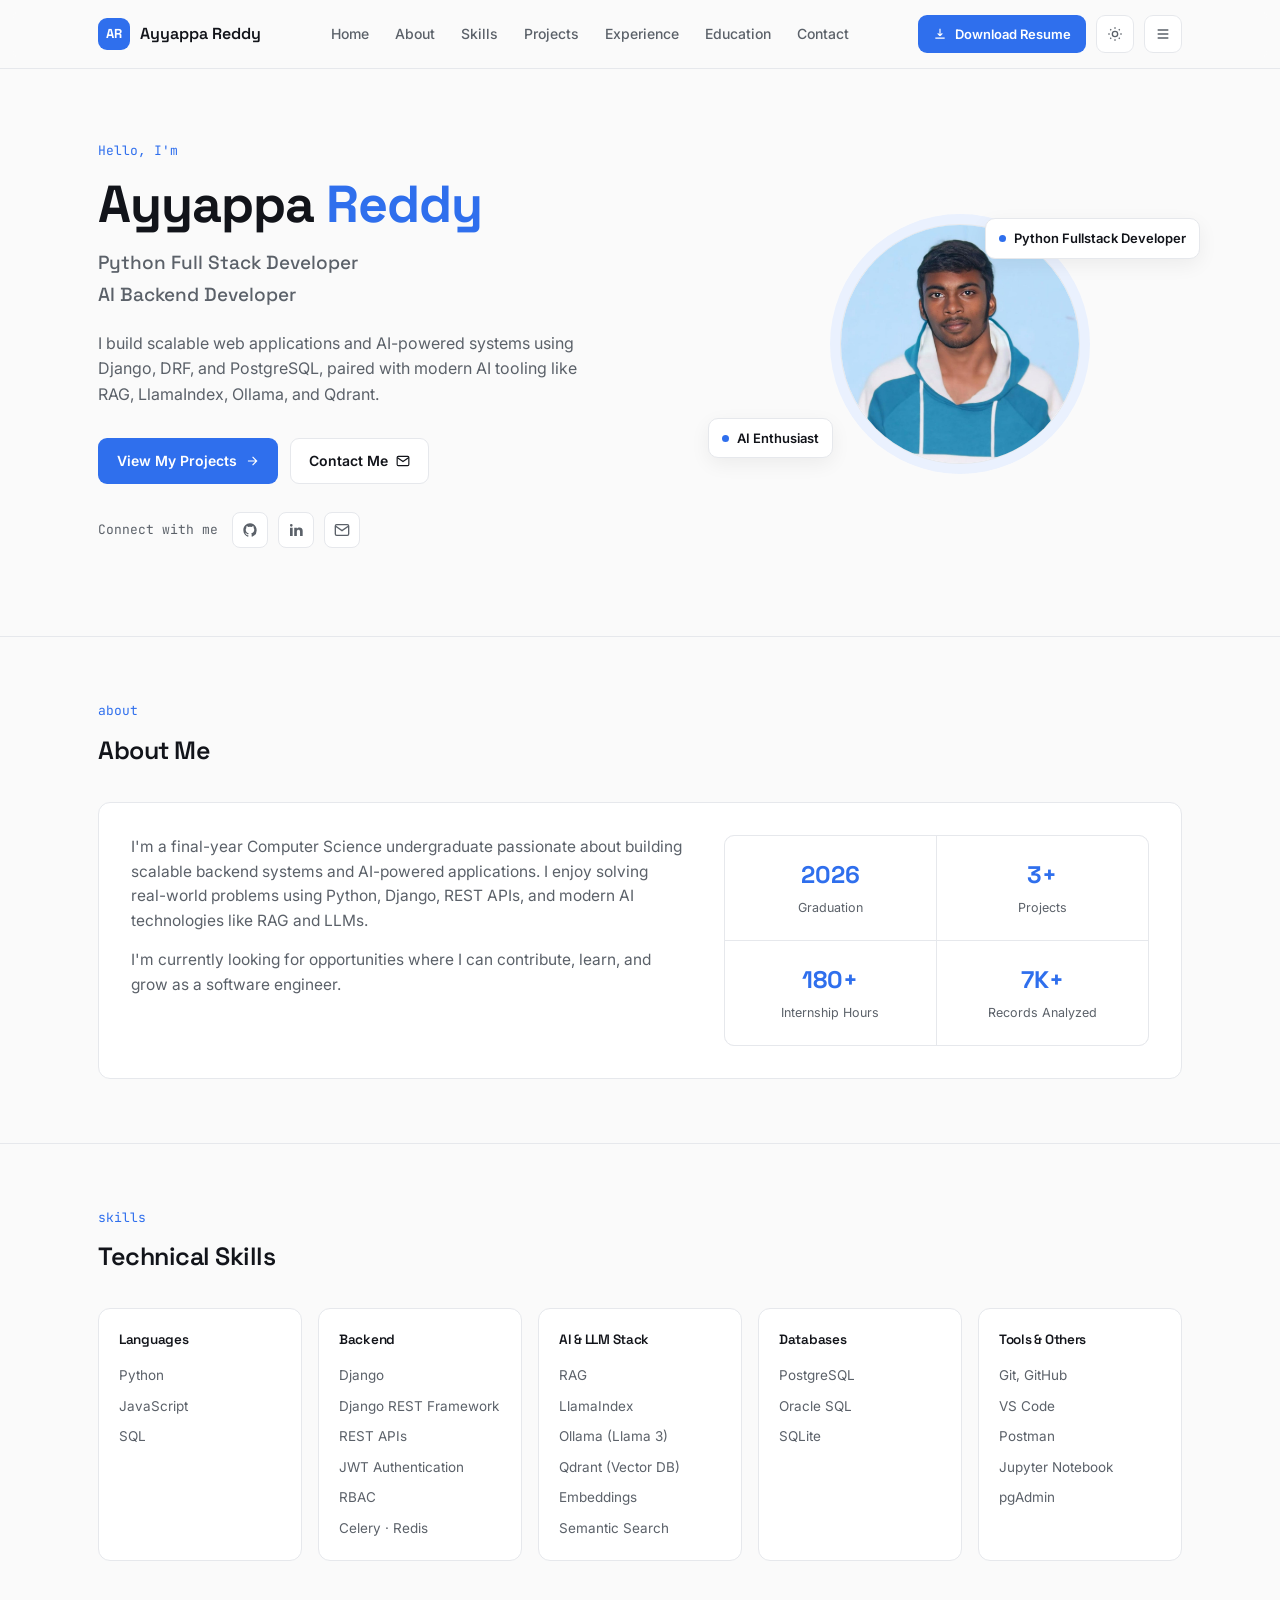
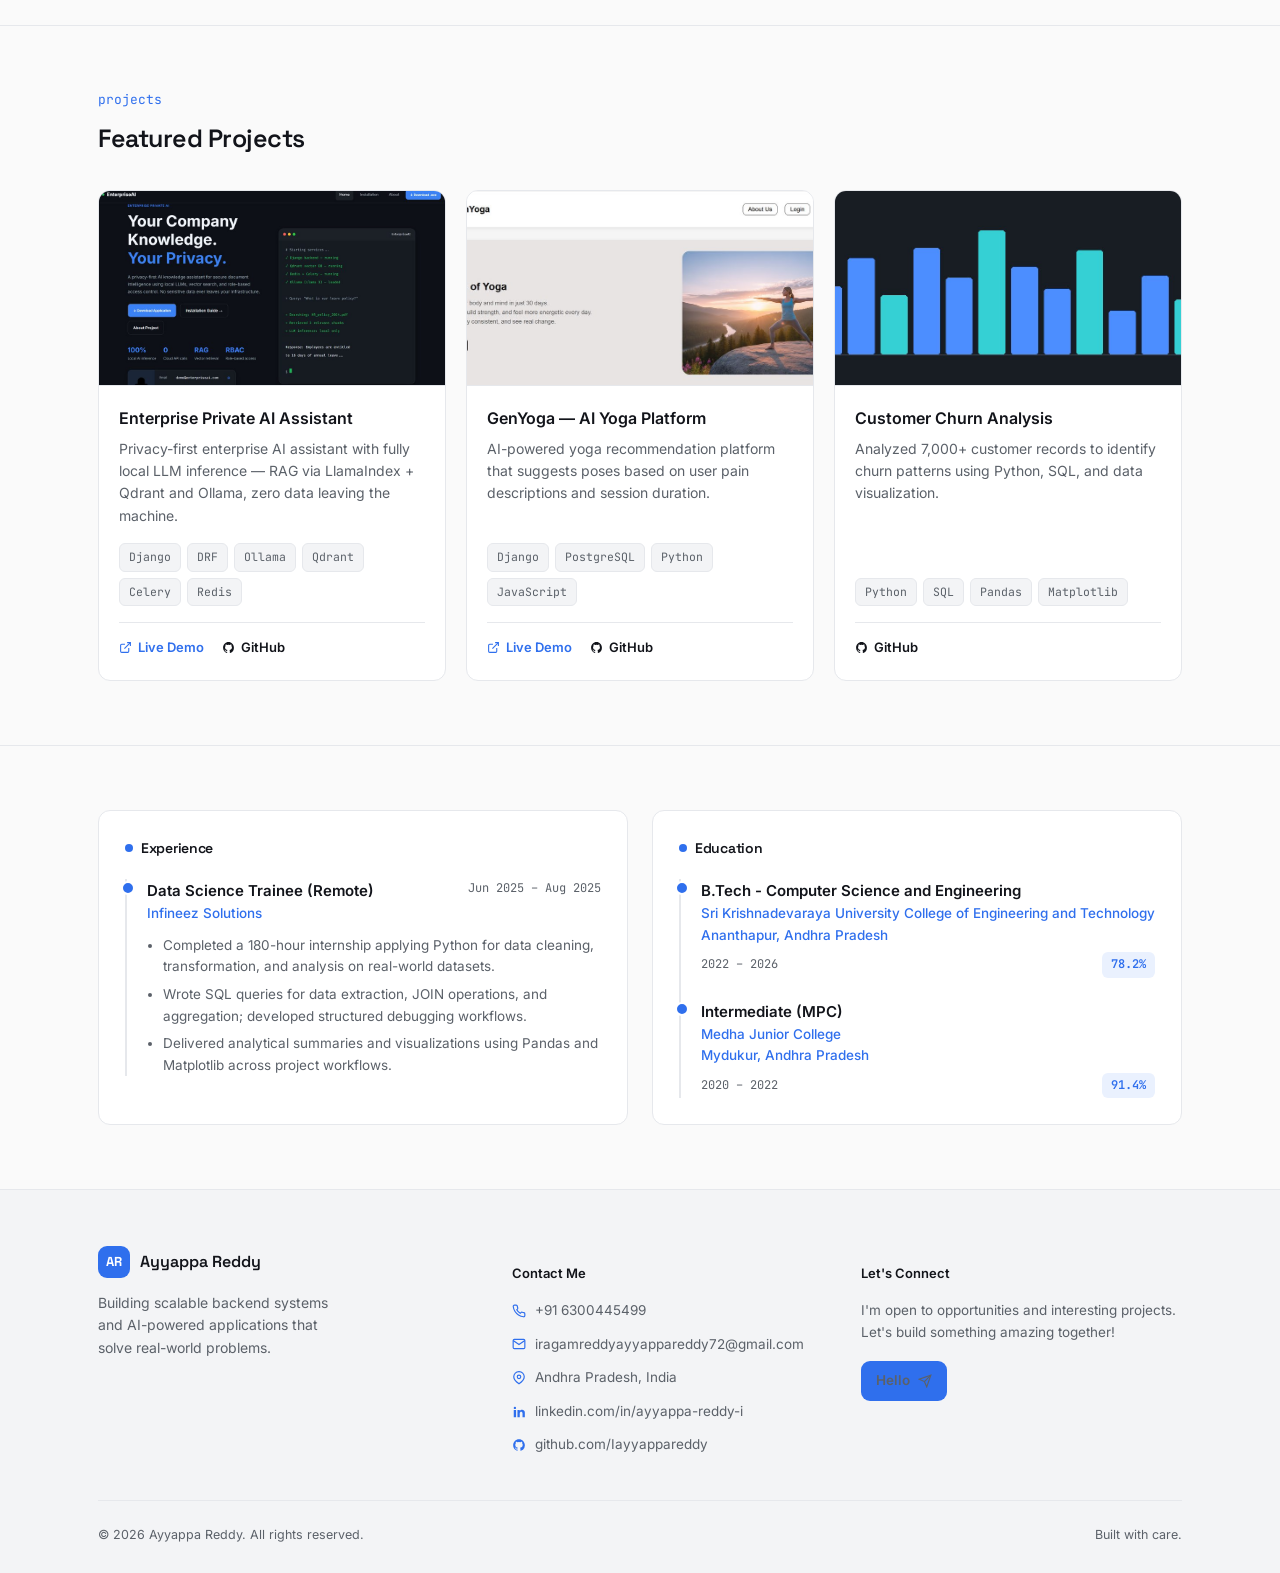
<file: index.html>
<!DOCTYPE html>
<html lang="en">
<head>
<meta charset="UTF-8">
<meta name="viewport" content="width=device-width, initial-scale=1.0">
<title>Ayyappa Reddy — Python Full Stack & AI Backend Developer</title>
<meta name="description" content="Portfolio of Ayyappa Reddy — Python full-stack and AI backend developer building RAG systems and Django applications.">
<link rel="preconnect" href="https://fonts.googleapis.com">
<link rel="preconnect" href="https://fonts.gstatic.com" crossorigin>
<link href="https://fonts.googleapis.com/css2?family=Space+Grotesk:wght@500;600;700&family=Inter:wght@400;500;600;700&family=JetBrains+Mono:wght@400;500&display=swap" rel="stylesheet">
<link rel="stylesheet" href="style.css">
</head>
<body>

<header>
  <nav class="wrap">
    <a href="#top" class="brand"><span class="mark">AR</span>Ayyappa Reddy</a>
    <div class="navlinks">
      <a href="#top">Home</a>
      <a href="#about">About</a>
      <a href="#skills">Skills</a>
      <a href="#projects">Projects</a>
      <a href="#experience">Experience</a>
      <a href="#education">Education</a>
      <a href="#contact">Contact</a>
    </div>
    <div class="nav-actions">
      <a href="resume.pdf" download class="btn btn-primary btn-sm">
        <svg viewBox="0 0 24 24" fill="none" stroke="currentColor" stroke-width="2"><path d="M12 3v12m0 0l-4-4m4 4l4-4M4 19h16"/></svg>
        Download Resume
      </a>
      <button class="theme-toggle" id="themeToggle" aria-label="Toggle color theme">
        <svg class="icon-sun" viewBox="0 0 24 24" fill="none" stroke="currentColor" stroke-width="2"><circle cx="12" cy="12" r="4"></circle><path d="M12 2v2M12 20v2M4.9 4.9l1.4 1.4M17.7 17.7l1.4 1.4M2 12h2M20 12h2M4.9 19.1l1.4-1.4M17.7 6.3l1.4-1.4"/></svg>
        <svg class="icon-moon" viewBox="0 0 24 24" fill="none" stroke="currentColor" stroke-width="2"><path d="M21 12.79A9 9 0 1 1 11.21 3 7 7 0 0 0 21 12.79z"/></svg>
      </button>
      <button class="theme-toggle menu-toggle" id="menuToggle" aria-label="Open menu">
        <svg viewBox="0 0 24 24" fill="none" stroke="currentColor" stroke-width="2"><path d="M4 6h16M4 12h16M4 18h16"/></svg>
      </button>
    </div>
  </nav>
  <div class="mobile-menu" id="mobileMenu">
    <a href="#top">Home</a>
    <a href="#about">About</a>
    <a href="#skills">Skills</a>
    <a href="#projects">Projects</a>
    <a href="#experience">Experience</a>
    <a href="#education">Education</a>
    <a href="#contact">Contact</a>
  </div>
</header>

<main id="top">
  <section class="hero" style="border-top:none;">
    <div class="wrap">
      <div>
        <span class="eyebrow mono">Hello, I'm</span>
        <h1 class="headline">Ayyappa <span class="accent-word">Reddy</span></h1>
        <div class="role-lines">
          <div>Python Full Stack Developer</div>
          <div>AI Backend Developer</div>
        </div>
        <p class="sub">I build scalable web applications and AI-powered systems using Django, DRF, and PostgreSQL, paired with modern AI tooling like RAG, LlamaIndex, Ollama, and Qdrant.</p>
        <div class="hero-actions">
          <a href="#projects" class="btn btn-primary">
            View My Projects
            <svg viewBox="0 0 24 24" fill="none" stroke="currentColor" stroke-width="2"><path d="M5 12h14M13 5l7 7-7 7"/></svg>
          </a>
          <a href="#contact" class="btn btn-secondary">
            Contact Me
            <svg viewBox="0 0 24 24" fill="none" stroke="currentColor" stroke-width="2"><path d="M22 6l-10 7L2 6"/><rect x="2" y="4" width="20" height="16" rx="2"/></svg>
          </a>
        </div>
        <div class="social-row">
          <span class="label mono">Connect with me</span>
          <a href="https://github.com/Iayyappareddy" target="_blank" rel="noopener" class="icon-btn" aria-label="GitHub">
            <svg viewBox="0 0 24 24" fill="currentColor"><path d="M12 2C6.48 2 2 6.58 2 12.26c0 4.54 2.87 8.38 6.84 9.74.5.1.68-.22.68-.49 0-.24-.01-.87-.01-1.71-2.78.62-3.37-1.37-3.37-1.37-.46-1.19-1.11-1.51-1.11-1.51-.91-.64.07-.63.07-.63 1 .07 1.53 1.05 1.53 1.05.89 1.57 2.34 1.11 2.91.85.09-.66.35-1.11.63-1.37-2.22-.26-4.56-1.14-4.56-5.06 0-1.12.39-2.03 1.03-2.75-.1-.26-.45-1.31.1-2.72 0 0 .84-.27 2.75 1.05a9.3 9.3 0 0 1 5 0c1.91-1.32 2.75-1.05 2.75-1.05.55 1.41.2 2.46.1 2.72.64.72 1.03 1.63 1.03 2.75 0 3.93-2.34 4.8-4.57 5.05.36.32.68.94.68 1.9 0 1.37-.01 2.48-.01 2.82 0 .27.18.6.69.49A10.02 10.02 0 0 0 22 12.26C22 6.58 17.52 2 12 2z"/></svg>
          </a>
          <a href="https://www.linkedin.com/in/ayyappa-reddy-i-31696a343" target="_blank" rel="noopener" class="icon-btn" aria-label="LinkedIn">
            <svg viewBox="0 0 24 24" fill="currentColor"><path d="M6.94 5a2 2 0 1 1-4-.002 2 2 0 0 1 4 .002zM7 8.48H3V21h4V8.48zm6.32 0H9.34V21h3.94v-6.57c0-3.66 4.77-3.96 4.77 0V21H22v-7.93c0-6.17-7.06-5.94-8.68-2.91V8.48z"/></svg>
          </a>
          <a href="mailto:iragamreddyayyappareddy72@gmail.com" class="icon-btn" aria-label="Email">
            <svg viewBox="0 0 24 24" fill="none" stroke="currentColor" stroke-width="2"><path d="M22 6l-10 7L2 6"/><rect x="2" y="4" width="20" height="16" rx="2"/></svg>
          </a>
        </div>
      </div>
      <div class="hero-visual">
        <div class="photo-ring">
          <img src="[data-uri]" alt="Ayyappa Reddy">
        </div>
        <div class="float-chip chip-1"><span class="dot"></span>Python Fullstack Developer</div>
        <div class="float-chip chip-2"><span class="dot"></span>AI Enthusiast</div>
      </div>
    </div>
  </section>

  <section id="about">
    <div class="wrap">
      <div class="section-head">
        <div><span class="eyebrow mono">about</span><h2>About Me</h2></div>
      </div>
      <div class="about-card">
        <div class="about-text">
          <p>I'm a final-year Computer Science undergraduate passionate about building scalable backend systems and AI-powered applications. I enjoy solving real-world problems using Python, Django, REST APIs, and modern AI technologies like RAG and LLMs.</p>
          <p>I'm currently looking for opportunities where I can contribute, learn, and grow as a software engineer.</p>
        </div>
        <div class="stat-grid">
          <div class="stat-cell"><b>2026</b><span>Graduation</span></div>
          <div class="stat-cell"><b>3+</b><span>Projects</span></div>
          <div class="stat-cell"><b>180+</b><span>Internship Hours</span></div>
          <div class="stat-cell"><b>7K+</b><span>Records Analyzed</span></div>
        </div>
      </div>
    </div>
  </section>

  <section id="skills">
    <div class="wrap">
      <div class="section-head"><div><span class="eyebrow mono">skills</span><h2>Technical Skills</h2></div></div>
      <div class="skill-groups">
        <div class="skill-card">
          <h3>Languages</h3>
          <ul class="skill-list"><li>Python</li><li>JavaScript</li><li>SQL</li></ul>
        </div>
        <div class="skill-card">
          <h3>Backend</h3>
          <ul class="skill-list"><li>Django</li><li>Django REST Framework</li><li>REST APIs</li><li>JWT Authentication</li><li>RBAC</li><li>Celery · Redis</li></ul>
        </div>
        <div class="skill-card">
          <h3>AI & LLM Stack</h3>
          <ul class="skill-list"><li>RAG</li><li>LlamaIndex</li><li>Ollama (Llama 3)</li><li>Qdrant (Vector DB)</li><li>Embeddings</li><li>Semantic Search</li></ul>
        </div>
        <div class="skill-card">
          <h3>Databases</h3>
          <ul class="skill-list"><li>PostgreSQL</li><li>Oracle SQL</li><li>SQLite</li></ul>
        </div>
        <div class="skill-card">
          <h3>Tools & Others</h3>
          <ul class="skill-list"><li>Git, GitHub</li><li>VS Code</li><li>Postman</li><li>Jupyter Notebook</li><li>pgAdmin</li></ul>
        </div>
      </div>
    </div>
  </section>

  <section id="projects">
    <div class="wrap">
      <div class="section-head">
        <div><span class="eyebrow mono">projects</span><h2>Featured Projects</h2></div>
      </div>
      <div class="project-grid">

        <div class="project-card">
          <div class="project-shot"><img src="[data-uri]" alt="Enterprise Private AI Assistant interface"></div>
          <div class="project-body">
            <div class="project-title">Enterprise Private AI Assistant</div>
            <p class="project-desc">Privacy-first enterprise AI assistant with fully local LLM inference — RAG via LlamaIndex + Qdrant and Ollama, zero data leaving the machine.</p>
            <div class="project-tags">
              <span class="tag">Django</span><span class="tag">DRF</span><span class="tag">Ollama</span><span class="tag">Qdrant</span><span class="tag">Celery</span><span class="tag">Redis</span>
            </div>
            <div class="project-links">
              <a href="https://enterprise-ai.netlify.app/" target="_blank" rel="noopener">
                <svg viewBox="0 0 24 24" fill="none" stroke="currentColor" stroke-width="2"><path d="M18 13v6a2 2 0 0 1-2 2H5a2 2 0 0 1-2-2V8a2 2 0 0 1 2-2h6"/><path d="M15 3h6v6"/><path d="M10 14L21 3"/></svg>
                Live Demo
              </a>
              <a href="https://github.com/Iayyappareddy/enterprise-ai-assistant" target="_blank" rel="noopener" class="muted">
                <svg viewBox="0 0 24 24" fill="currentColor"><path d="M12 2C6.48 2 2 6.58 2 12.26c0 4.54 2.87 8.38 6.84 9.74.5.1.68-.22.68-.49 0-.24-.01-.87-.01-1.71-2.78.62-3.37-1.37-3.37-1.37-.46-1.19-1.11-1.51-1.11-1.51-.91-.64.07-.63.07-.63 1 .07 1.53 1.05 1.53 1.05.89 1.57 2.34 1.11 2.91.85.09-.66.35-1.11.63-1.37-2.22-.26-4.56-1.14-4.56-5.06 0-1.12.39-2.03 1.03-2.75-.1-.26-.45-1.31.1-2.72 0 0 .84-.27 2.75 1.05a9.3 9.3 0 0 1 5 0c1.91-1.32 2.75-1.05 2.75-1.05.55 1.41.2 2.46.1 2.72.64.72 1.03 1.63 1.03 2.75 0 3.93-2.34 4.8-4.57 5.05.36.32.68.94.68 1.9 0 1.37-.01 2.48-.01 2.82 0 .27.18.6.69.49A10.02 10.02 0 0 0 22 12.26C22 6.58 17.52 2 12 2z"/></svg>
                GitHub
              </a>
            </div>
          </div>
        </div>

        <div class="project-card">
          <div class="project-shot"><img src="[data-uri]" alt="GenYoga AI yoga platform interface"></div>
          <div class="project-body">
            <div class="project-title">GenYoga — AI Yoga Platform</div>
            <p class="project-desc">AI-powered yoga recommendation platform that suggests poses based on user pain descriptions and session duration.</p>
            <div class="project-tags">
              <span class="tag">Django</span><span class="tag">PostgreSQL</span><span class="tag">Python</span><span class="tag">JavaScript</span>
            </div>
            <div class="project-links">
              <a href="https://genyoga.onrender.com/" target="_blank" rel="noopener">
                <svg viewBox="0 0 24 24" fill="none" stroke="currentColor" stroke-width="2"><path d="M18 13v6a2 2 0 0 1-2 2H5a2 2 0 0 1-2-2V8a2 2 0 0 1 2-2h6"/><path d="M15 3h6v6"/><path d="M10 14L21 3"/></svg>
                Live Demo
              </a>
              <a href="https://github.com/Iayyappareddy/GenYoga.git" target="_blank" rel="noopener" class="muted">
                <svg viewBox="0 0 24 24" fill="currentColor"><path d="M12 2C6.48 2 2 6.58 2 12.26c0 4.54 2.87 8.38 6.84 9.74.5.1.68-.22.68-.49 0-.24-.01-.87-.01-1.71-2.78.62-3.37-1.37-3.37-1.37-.46-1.19-1.11-1.51-1.11-1.51-.91-.64.07-.63.07-.63 1 .07 1.53 1.05 1.53 1.05.89 1.57 2.34 1.11 2.91.85.09-.66.35-1.11.63-1.37-2.22-.26-4.56-1.14-4.56-5.06 0-1.12.39-2.03 1.03-2.75-.1-.26-.45-1.31.1-2.72 0 0 .84-.27 2.75 1.05a9.3 9.3 0 0 1 5 0c1.91-1.32 2.75-1.05 2.75-1.05.55 1.41.2 2.46.1 2.72.64.72 1.03 1.63 1.03 2.75 0 3.93-2.34 4.8-4.57 5.05.36.32.68.94.68 1.9 0 1.37-.01 2.48-.01 2.82 0 .27.18.6.69.49A10.02 10.02 0 0 0 22 12.26C22 6.58 17.52 2 12 2z"/></svg>
                GitHub
              </a>
            </div>
          </div>
        </div>

        <div class="project-card">
          <div class="project-shot"><img src="[data-uri]" alt="Customer churn analysis bar chart"></div>
          <div class="project-body">
            <div class="project-title">Customer Churn Analysis</div>
            <p class="project-desc">Analyzed 7,000+ customer records to identify churn patterns using Python, SQL, and data visualization.</p>
            <div class="project-tags">
              <span class="tag">Python</span><span class="tag">SQL</span><span class="tag">Pandas</span><span class="tag">Matplotlib</span>
            </div>
            <div class="project-links">
              <a href="https://github.com/Iayyappareddy/Chustomer_Churn-project.git" target="_blank" rel="noopener" class="muted">
                <svg viewBox="0 0 24 24" fill="currentColor"><path d="M12 2C6.48 2 2 6.58 2 12.26c0 4.54 2.87 8.38 6.84 9.74.5.1.68-.22.68-.49 0-.24-.01-.87-.01-1.71-2.78.62-3.37-1.37-3.37-1.37-.46-1.19-1.11-1.51-1.11-1.51-.91-.64.07-.63.07-.63 1 .07 1.53 1.05 1.53 1.05.89 1.57 2.34 1.11 2.91.85.09-.66.35-1.11.63-1.37-2.22-.26-4.56-1.14-4.56-5.06 0-1.12.39-2.03 1.03-2.75-.1-.26-.45-1.31.1-2.72 0 0 .84-.27 2.75 1.05a9.3 9.3 0 0 1 5 0c1.91-1.32 2.75-1.05 2.75-1.05.55 1.41.2 2.46.1 2.72.64.72 1.03 1.63 1.03 2.75 0 3.93-2.34 4.8-4.57 5.05.36.32.68.94.68 1.9 0 1.37-.01 2.48-.01 2.82 0 .27.18.6.69.49A10.02 10.02 0 0 0 22 12.26C22 6.58 17.52 2 12 2z"/></svg>
                GitHub
              </a>
            </div>
          </div>
        </div>

      </div>
    </div>
  </section>

  <section id="experience">
    <div class="wrap">
      <div class="split-grid">
        <div class="panel">
          <h3><span class="dotmark"></span>Experience</h3>
          <div class="timeline-item">
            <span class="ti-when mono">Jun 2025 – Aug 2025</span>
            <div class="ti-role">Data Science Trainee (Remote)</div>
            <div class="ti-org">Infineez Solutions</div>
            <ul class="ti-list">
              <li>Completed a 180-hour internship applying Python for data cleaning, transformation, and analysis on real-world datasets.</li>
              <li>Wrote SQL queries for data extraction, JOIN operations, and aggregation; developed structured debugging workflows.</li>
              <li>Delivered analytical summaries and visualizations using Pandas and Matplotlib across project workflows.</li>
            </ul>
          </div>
        </div>

        <div class="panel" id="education">
          <h3><span class="dotmark"></span>Education</h3>
          <div class="timeline-item">
            <div class="ti-role">B.Tech - Computer Science and Engineering</div>
            <div class="ti-org" style="margin-bottom:6px;">Sri Krishnadevaraya University College of Engineering and Technology<br>Ananthapur, Andhra Pradesh</div>
            <div class="edu-meta"><span>2022 – 2026</span><span class="edu-badge">78.2%</span></div>
          </div>
          <div class="timeline-item">
            <div class="ti-role">Intermediate (MPC)</div>
            <div class="ti-org" style="margin-bottom:6px;">Medha Junior College<br>Mydukur, Andhra Pradesh</div>
            <div class="edu-meta"><span>2020 – 2022</span><span class="edu-badge">91.4%</span></div>
          </div>
        </div>
      </div>
    </div>
  </section>
</main>

<footer id="contact">
  <div class="wrap">
    <div class="footer-grid">
      <div class="footer-brand">
        <a href="#top" class="brand"><span class="mark">AR</span>Ayyappa Reddy</a>
        <p>Building scalable backend systems and AI-powered applications that solve real-world problems.</p>
      </div>
      <div class="footer-col">
        <h4>Contact Me</h4>
        <div style="display:flex; flex-direction:column; gap:12px;">
          <a class="contact-line" href="tel:+916300445499"><svg viewBox="0 0 24 24" fill="none" stroke="currentColor" stroke-width="2"><path d="M22 16.92v3a2 2 0 0 1-2.18 2 19.79 19.79 0 0 1-8.63-3.07 19.5 19.5 0 0 1-6-6 19.79 19.79 0 0 1-3.07-8.67A2 2 0 0 1 4.11 2h3a2 2 0 0 1 2 1.72c.13.96.36 1.9.68 2.81a2 2 0 0 1-.45 2.11L8.09 9.91a16 16 0 0 0 6 6l1.27-1.27a2 2 0 0 1 2.11-.45c.91.32 1.85.55 2.81.68A2 2 0 0 1 22 16.92z"/></svg>+91 6300445499</a>
          <a class="contact-line" href="mailto:iragamreddyayyappareddy72@gmail.com"><svg viewBox="0 0 24 24" fill="none" stroke="currentColor" stroke-width="2"><path d="M22 6l-10 7L2 6"/><rect x="2" y="4" width="20" height="16" rx="2"/></svg>iragamreddyayyappareddy72@gmail.com</a>
          <div class="contact-line"><svg viewBox="0 0 24 24" fill="none" stroke="currentColor" stroke-width="2"><path d="M21 10c0 6-9 12-9 12s-9-6-9-12a9 9 0 1 1 18 0z"/><circle cx="12" cy="10" r="3"/></svg>Andhra Pradesh, India</div>
          <a class="contact-line" href="https://www.linkedin.com/in/ayyappa-reddy-i-31696a343" target="_blank" rel="noopener"><svg viewBox="0 0 24 24" fill="currentColor"><path d="M6.94 5a2 2 0 1 1-4-.002 2 2 0 0 1 4 .002zM7 8.48H3V21h4V8.48zm6.32 0H9.34V21h3.94v-6.57c0-3.66 4.77-3.96 4.77 0V21H22v-7.93c0-6.17-7.06-5.94-8.68-2.91V8.48z"/></svg>linkedin.com/in/ayyappa-reddy-i</a>
          <a class="contact-line" href="https://github.com/Iayyappareddy" target="_blank" rel="noopener"><svg viewBox="0 0 24 24" fill="currentColor"><path d="M12 2C6.48 2 2 6.58 2 12.26c0 4.54 2.87 8.38 6.84 9.74.5.1.68-.22.68-.49 0-.24-.01-.87-.01-1.71-2.78.62-3.37-1.37-3.37-1.37-.46-1.19-1.11-1.51-1.11-1.51-.91-.64.07-.63.07-.63 1 .07 1.53 1.05 1.53 1.05.89 1.57 2.34 1.11 2.91.85.09-.66.35-1.11.63-1.37-2.22-.26-4.56-1.14-4.56-5.06 0-1.12.39-2.03 1.03-2.75-.1-.26-.45-1.31.1-2.72 0 0 .84-.27 2.75 1.05a9.3 9.3 0 0 1 5 0c1.91-1.32 2.75-1.05 2.75-1.05.55 1.41.2 2.46.1 2.72.64.72 1.03 1.63 1.03 2.75 0 3.93-2.34 4.8-4.57 5.05.36.32.68.94.68 1.9 0 1.37-.01 2.48-.01 2.82 0 .27.18.6.69.49A10.02 10.02 0 0 0 22 12.26C22 6.58 17.52 2 12 2z"/></svg>github.com/Iayyappareddy</a>
        </div>
      </div>
      <div class="footer-col connect-box">
        <h4>Let's Connect</h4>
        <p>I'm open to opportunities and interesting projects. Let's build something amazing together!</p>
        <a href="mailto:iragamreddyayyappareddy72@gmail.com" class="btn btn-primary btn-sm">
          Hello
          <svg viewBox="0 0 24 24" fill="none" stroke="currentColor" stroke-width="2"><path d="M22 2L11 13"/><path d="M22 2l-7 20-4-9-9-4 20-7z"/></svg>
        </a>
      </div>
    </div>
    <div class="footer-bottom">
      <div>© 2026 Ayyappa Reddy. All rights reserved.</div>
      <div>Built with care.</div>
    </div>
  </div>
</footer>


<script src="script.js"></script>
</body>
</html>
</file>
<file: style.css>
:root{
    --bg:#FAFAFA;
    --surface:#FFFFFF;
    --surface-2:#F3F4F6;
    --text:#12141A;
    --text-2:#5B6169;
    --border:#E6E8EC;
    --accent:#2F6FED;
    --accent-soft:#EAF1FE;
    --accent-contrast:#FFFFFF;
    --ring: rgba(47,111,237,0.18);
    --radius:12px;
    --maxw:1140px;
    color-scheme: light;
  }
  html[data-theme="dark"]{
    --bg:#0A0E14;
    --surface:#111722;
    --surface-2:#151C28;
    --text:#EDEFF3;
    --text-2:#96A0AC;
    --border:#212A38;
    --accent:#5B93FF;
    --accent-soft:#14233B;
    --accent-contrast:#06101F;
    --ring: rgba(91,147,255,0.22);
    color-scheme: dark;
  }
  *{box-sizing:border-box;}
  html{scroll-behavior:smooth;}
  body{
    margin:0; background:var(--bg); color:var(--text);
    font-family:'Inter',-apple-system,BlinkMacSystemFont,sans-serif;
    font-size:16px; line-height:1.6; -webkit-font-smoothing:antialiased;
    transition: background .25s ease, color .25s ease;
  }
  ::selection{ background:var(--accent-soft); color:var(--accent); }
  h1,h2,h3{ font-family:'Space Grotesk',sans-serif; letter-spacing:-0.02em; margin:0; color:var(--text); }
  a{ color:inherit; text-decoration:none; }
  .mono{ font-family:'JetBrains Mono',monospace; }
  .wrap{ max-width:var(--maxw); margin:0 auto; padding:0 28px; }

  header{
    position:sticky; top:0; z-index:50;
    backdrop-filter: blur(10px) saturate(140%);
    background: color-mix(in srgb, var(--bg) 80%, transparent);
    border-bottom:1px solid var(--border);
  }
  nav.wrap{ display:flex; align-items:center; justify-content:space-between; height:68px; gap:16px; }
  .brand{ display:flex; align-items:center; gap:10px; font-family:'Space Grotesk',sans-serif; font-weight:600; font-size:16px; }
  .brand .mark{
    width:32px; height:32px; border-radius:9px; background:var(--accent);
    color:var(--accent-contrast); display:flex; align-items:center; justify-content:center;
    font-size:13px; font-weight:700; flex:none;
  }
  .navlinks{ display:none; gap:26px; align-items:center; }
  .navlinks a{ font-size:14px; color:var(--text-2); font-weight:500; }
  .navlinks a:hover{ color:var(--text); }
  @media(min-width:900px){ .navlinks{ display:flex; } }
  .nav-actions{ display:flex; align-items:center; gap:10px; }
  .menu-toggle{ display:flex; }
  @media(min-width:900px){ .menu-toggle{ display:none; } }
  .mobile-menu{
    display:none; flex-direction:column; border-top:1px solid var(--border);
    background:var(--bg); padding:8px 28px 16px;
  }
  .mobile-menu.open{ display:flex; }
  .mobile-menu a{ padding:12px 0; font-size:14.5px; color:var(--text-2); border-bottom:1px solid var(--border); }
  .mobile-menu a:last-child{ border-bottom:none; }
  @media(min-width:900px){ .mobile-menu{ display:none !important; } }

  .btn{ display:inline-flex; align-items:center; gap:8px; padding:11px 18px; border-radius:9px; font-size:14px; font-weight:600; border:1px solid transparent; cursor:pointer; white-space:nowrap; }
  .btn-primary{ background:var(--accent); color:var(--accent-contrast); }
  .btn-primary:hover{ opacity:.9; }
  .btn-secondary{ background:var(--surface); color:var(--text); border-color:var(--border); }
  .btn-secondary:hover{ border-color:var(--text-2); }
  .btn-sm{ padding:8px 14px; font-size:13px; }
  .btn svg{ width:14px; height:14px; }

  .theme-toggle{ width:38px; height:38px; border-radius:9px; border:1px solid var(--border); background:var(--surface); display:flex; align-items:center; justify-content:center; cursor:pointer; color:var(--text-2); flex:none; }
  .theme-toggle:hover{ color:var(--text); border-color:var(--text-2); }
  .theme-toggle svg{ width:16px; height:16px; }
  .icon-moon{ display:none; }
  html[data-theme="dark"] .icon-sun{ display:none; }
  html[data-theme="dark"] .icon-moon{ display:block; }

  /* HERO */
  .hero{ padding:72px 0 88px; overflow:hidden; }
  .hero .wrap{ display:grid; grid-template-columns:1fr; gap:56px; align-items:center; }
  @media(min-width:920px){ .hero .wrap{ grid-template-columns:1.15fr .85fr; gap:40px; } }
  .eyebrow{ font-family:'JetBrains Mono',monospace; font-size:13px; color:var(--accent); margin-bottom:14px; display:block; }
  h1.headline{ font-size:clamp(34px,5vw,52px); font-weight:700; line-height:1.08; }
  h1.headline .accent-word{ color:var(--accent); }
  .role-lines{ margin-top:16px; font-family:'Space Grotesk',sans-serif; font-size:19px; font-weight:500; color:var(--text-2); }
  .role-lines div{ margin-bottom:2px; }
  .sub{ margin-top:20px; color:var(--text-2); font-size:16px; max-width:480px; }
  .hero-actions{ display:flex; flex-wrap:wrap; gap:12px; margin-top:30px; }
  .social-row{ display:flex; gap:10px; margin-top:28px; align-items:center; }
  .social-row .label{ font-size:13px; color:var(--text-2); margin-right:4px; }
  .icon-btn{ width:36px; height:36px; border-radius:8px; border:1px solid var(--border); background:var(--surface); display:flex; align-items:center; justify-content:center; color:var(--text-2); }
  .icon-btn:hover{ color:var(--accent); border-color:var(--accent); }
  .icon-btn svg{ width:16px; height:16px; }

  .hero-visual{ position:relative; display:flex; justify-content:center; }
  .photo-ring{
    width:240px; height:240px; border-radius:50%; position:relative;
    background:var(--surface); border:1px solid var(--border);
    display:flex; align-items:center; justify-content:center;
    box-shadow: 0 0 0 10px var(--accent-soft);
  }
  .photo-ring img{ width:100%; height:100%; border-radius:50%; object-fit:cover; display:block; }
  .float-chip{
    position:absolute; display:none; align-items:center; gap:8px;
    background:var(--surface); border:1px solid var(--border); border-radius:10px;
    padding:9px 13px; font-size:13px; font-weight:600; box-shadow:0 6px 20px rgba(0,0,0,0.06);
  }
  html[data-theme="dark"] .float-chip{ box-shadow:0 6px 20px rgba(0,0,0,0.35); }
  .float-chip .dot{ width:7px; height:7px; border-radius:50%; background:var(--accent); flex:none; }
  @media(min-width:920px){
    .float-chip{ display:flex; }
    .chip-1{ top:-6px; right:-18px; }
    .chip-2{ bottom:6px; left:-30px; }
  }

  section{ padding:64px 0; border-top:1px solid var(--border); }
  .section-head{ margin-bottom:32px; display:flex; align-items:flex-end; justify-content:space-between; gap:16px; flex-wrap:wrap; }
  .section-head h2{ font-size:25px; font-weight:600; }
  .section-head .eyebrow{ margin-bottom:8px; }
  .section-head .see-all{ font-size:13.5px; font-weight:600; color:var(--accent); display:flex; align-items:center; gap:6px; }
  .section-head .see-all svg{ width:14px; height:14px; }

  /* About */
  .about-card{ border:1px solid var(--border); border-radius:var(--radius); background:var(--surface); padding:32px; display:grid; grid-template-columns:1fr; gap:28px; }
  @media(min-width:800px){ .about-card{ grid-template-columns:1.3fr 1fr; gap:40px; } }
  .about-text p{ color:var(--text-2); font-size:15.5px; margin:0 0 14px; }
  .about-text p:last-child{ margin:0; }
  .stat-grid{ display:grid; grid-template-columns:1fr 1fr; gap:1px; background:var(--border); border:1px solid var(--border); border-radius:10px; overflow:hidden; }
  .stat-cell{ background:var(--surface); padding:20px; text-align:center; }
  .stat-cell b{ display:block; font-family:'Space Grotesk',sans-serif; font-size:24px; color:var(--accent); }
  .stat-cell span{ font-size:12.5px; color:var(--text-2); }

  /* Skills */
  .skill-groups{ display:grid; grid-template-columns:1fr; gap:16px; }
  @media(min-width:700px){ .skill-groups{ grid-template-columns:repeat(2,1fr); } }
  @media(min-width:1050px){ .skill-groups{ grid-template-columns:repeat(5,1fr); } }
  .skill-card{ border:1px solid var(--border); border-radius:var(--radius); padding:20px; background:var(--surface); }
  .skill-card h3{ font-size:13.5px; font-weight:600; margin-bottom:14px; }
  .skill-list{ list-style:none; margin:0; padding:0; display:flex; flex-direction:column; gap:9px; }
  .skill-list li{ font-size:13.5px; color:var(--text-2); }

  /* Projects */
  .project-grid{ display:grid; grid-template-columns:1fr; gap:20px; }
  @media(min-width:760px){ .project-grid{ grid-template-columns:repeat(2,1fr); } }
  @media(min-width:1050px){ .project-grid{ grid-template-columns:repeat(3,1fr); } }
  .project-card{ border:1px solid var(--border); border-radius:var(--radius); background:var(--surface); overflow:hidden; display:flex; flex-direction:column; }
  .project-shot{ line-height:0; background:var(--surface-2); border-bottom:1px solid var(--border); aspect-ratio:16/9; overflow:hidden; }
  .project-shot img{ width:100%; height:100%; object-fit:cover; display:block; }
  .project-body{ padding:20px 20px 22px; display:flex; flex-direction:column; flex:1; }
  .project-title{ font-size:16px; font-weight:600; margin-bottom:6px; }
  .project-desc{ color:var(--text-2); font-size:14px; margin:0 0 16px; flex-grow:1; }
  .project-tags{ display:flex; flex-wrap:wrap; gap:6px; margin-bottom:16px; }
  .tag{ font-family:'JetBrains Mono',monospace; font-size:11.5px; padding:4px 9px; border-radius:6px; background:var(--surface-2); color:var(--text-2); border:1px solid var(--border); }
  .project-links{ display:flex; gap:18px; padding-top:14px; border-top:1px solid var(--border); margin-top:auto; }
  .project-links a{ font-size:13px; font-weight:600; color:var(--accent); display:inline-flex; align-items:center; gap:6px; }
  .project-links a.muted{ color:var(--text); }
  .project-links a svg{ width:13px; height:13px; }

  /* Experience & education */
  .split-grid{ display:grid; grid-template-columns:1fr; gap:20px; }
  @media(min-width:900px){ .split-grid{ grid-template-columns:1fr 1fr; gap:24px; } }
  .panel{ border:1px solid var(--border); border-radius:var(--radius); background:var(--surface); padding:26px; }
  .panel > h3{ font-size:14px; font-weight:600; margin-bottom:20px; display:flex; align-items:center; gap:8px; }
  .panel > h3 .dotmark{ width:8px; height:8px; border-radius:50%; background:var(--accent); }
  .timeline-item{ position:relative; padding-left:20px; border-left:2px solid var(--border); padding-bottom:22px; }
  .timeline-item:last-child{ padding-bottom:0; }
  .timeline-item::before{ content:""; position:absolute; left:-6px; top:2px; width:10px; height:10px; border-radius:50%; background:var(--accent); border:2px solid var(--surface); }
  .ti-when{ font-family:'JetBrains Mono',monospace; font-size:12px; color:var(--text-2); float:right; margin-left:12px; }
  .ti-role{ font-size:15px; font-weight:600; }
  .ti-org{ font-size:13.5px; color:var(--accent); font-weight:500; margin-bottom:10px; }
  .ti-list{ margin:0; padding-left:16px; color:var(--text-2); font-size:13.5px; }
  .ti-list li{ margin-bottom:6px; }
  .ti-list li:last-child{ margin-bottom:0; }
  .edu-meta{ display:flex; justify-content:space-between; align-items:center; font-family:'JetBrains Mono',monospace; font-size:12px; color:var(--text-2); }
  .edu-badge{ background:var(--accent-soft); color:var(--accent); padding:3px 9px; border-radius:6px; font-weight:600; }

  footer{ border-top:1px solid var(--border); padding:56px 0 28px; background:var(--surface-2); }
  .footer-grid{ display:grid; grid-template-columns:1fr; gap:36px; }
  @media(min-width:800px){ .footer-grid{ grid-template-columns:1.2fr 1fr 1fr; gap:28px; } }
  .footer-brand p{ color:var(--text-2); font-size:14px; margin-top:14px; max-width:230px; }
  .footer-col h4{ font-size:13px; font-weight:600; margin-bottom:16px; color:var(--text); }
  .footer-col ul{ list-style:none; margin:0; padding:0; display:flex; flex-direction:column; gap:10px; }
  .footer-col a{ font-size:13.5px; color:var(--text-2); }
  .footer-col a:hover{ color:var(--accent); }
  .contact-line{ display:flex; align-items:center; gap:9px; font-size:13.5px; color:var(--text-2); }
  .contact-line svg{ width:14px; height:14px; flex:none; color:var(--accent); }
  .connect-box p{ color:var(--text-2); font-size:13.5px; margin:14px 0 18px; }
  .footer-bottom{ border-top:1px solid var(--border); margin-top:44px; padding-top:24px; display:flex; flex-direction:column; gap:8px; align-items:center; text-align:center; font-size:12.5px; color:var(--text-2); }
  @media(min-width:700px){ .footer-bottom{ flex-direction:row; justify-content:space-between; text-align:left; } }

  @media(prefers-reduced-motion: reduce){ html{ scroll-behavior:auto; } }
</file>
